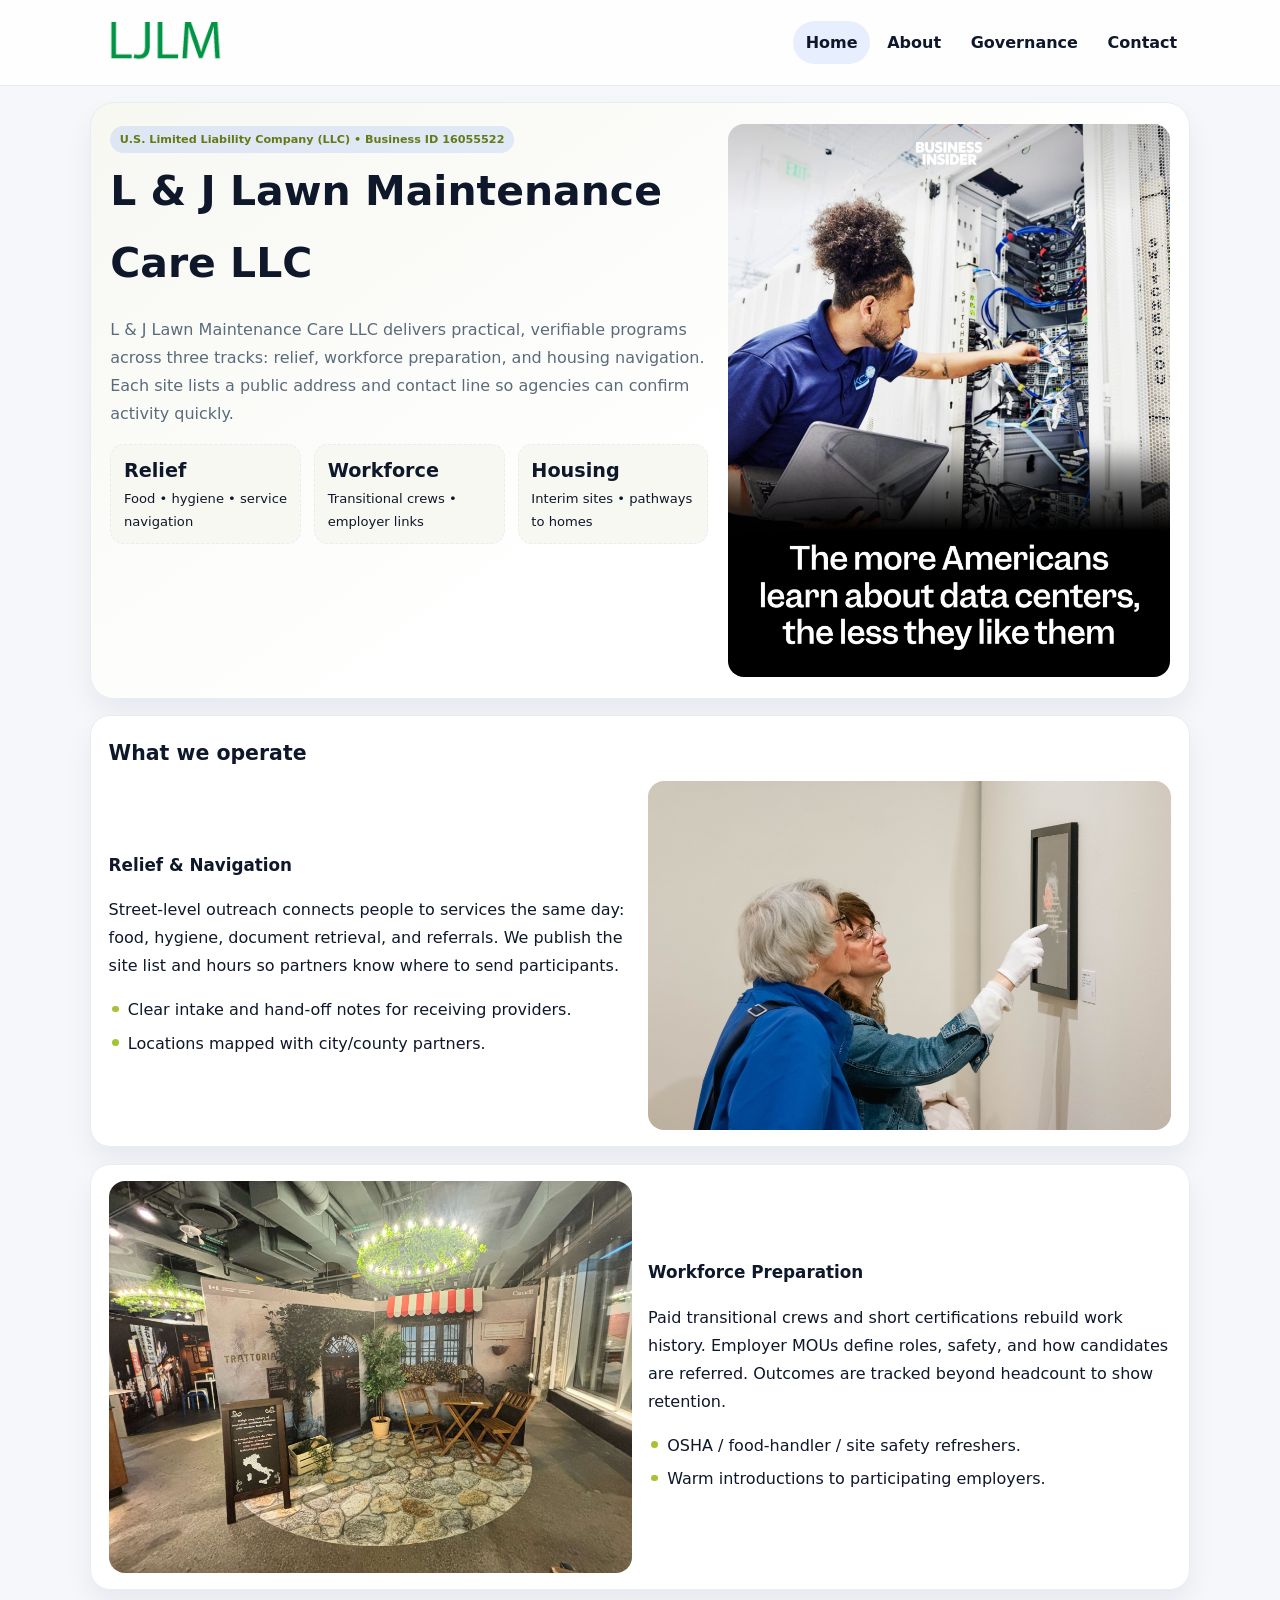
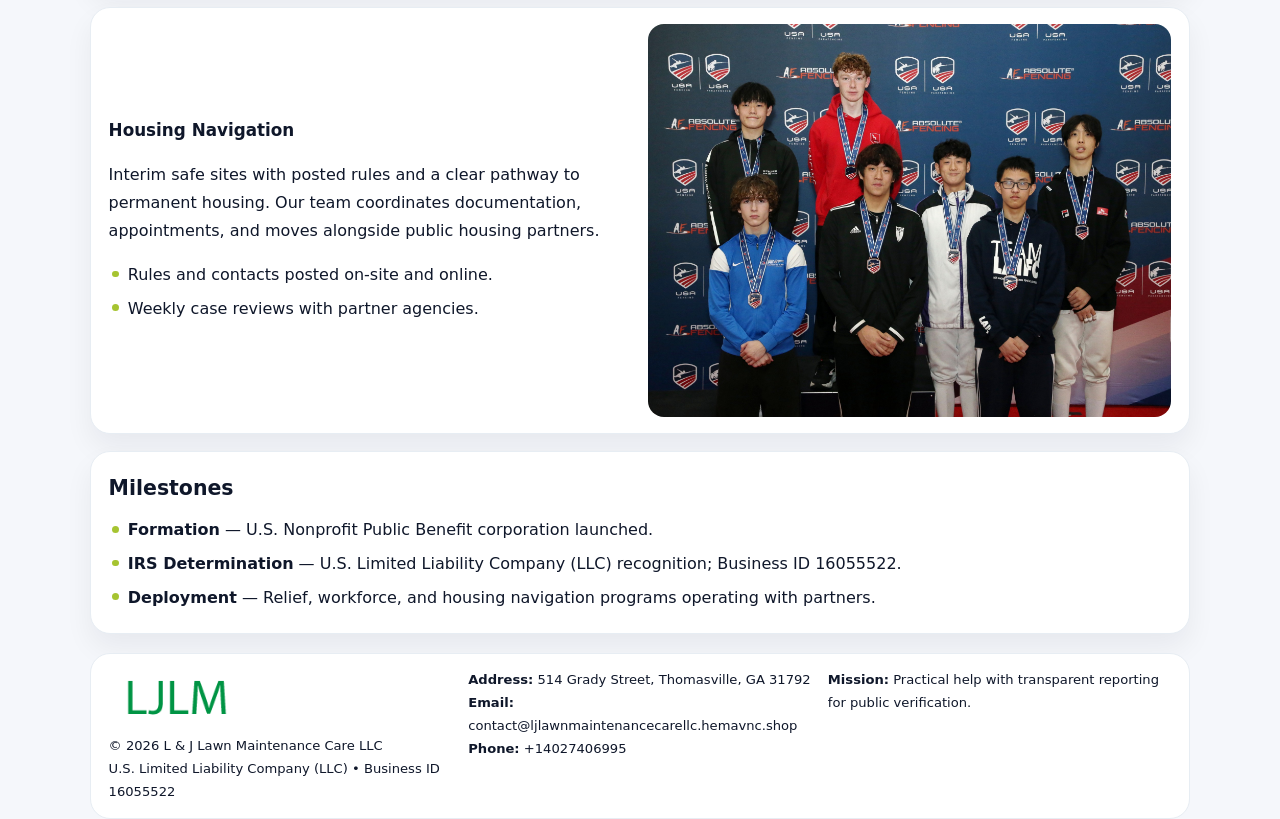
<file: index.html>
<!doctype html><html lang="en"><head>
<meta charset="utf-8">
<meta name="viewport" content="width=device-width,initial-scale=1">
<title>L & J Lawn Maintenance Care LLC – Nonprofit • 2025</title>
<link rel="stylesheet" href="assets/styles.css">
<link rel="icon" href="images/logo.png">
<meta name="data-ein" content="16055522">
<meta name="data-name" content="L & J Lawn Maintenance Care LLC">
  <meta name="description" content="We are a 501(c)(3) organization advancing community services, education, and direct relief through transparent programs, local partnerships, and measurable outcomes.">
</head><body>
<div style="position:absolute;left:-9999px;top:-9999px;opacity:0" data-uniq="{{UNIQUE_BLOB}}">
  <span>We are a 501(c)(3) organization advancing community services, education, and direct relief through transparent programs, local partnerships, and measurable outcomes.</span><svg width="12" height="12" viewBox="0 0 12 12" xmlns="http://www.w3.org/2000/svg"><circle cx="6" cy="6" r="5" fill="#28a745"/></svg><img src="images/about.jpg" width="1" height="1" alt="" loading="lazy"/>
</div>

<header class="header">
  <div class="ca4c4a55052">
    <a href="index.html"><img src="images/logo.png" alt=""></a>
    <div class="links">
      <a class="active" href="index.html">Home</a>
      <a href="about.html">About</a>
      <a href="governance.html">Governance</a>
      <a href="contact.html">Contact</a>
    </div>
  </div>
</header>

<section class="mast">
  <div>
    <span class="c37b08ba55c">U.S. Limited Liability Company (LLC) • Business ID 16055522</span>
    <h1>L & J Lawn Maintenance Care LLC</h1>
    <p>L & J Lawn Maintenance Care LLC delivers practical, verifiable programs across three tracks: relief, workforce preparation, and housing navigation. Each site lists a public address and contact line so agencies can confirm activity quickly.</p>
    <div class="stats">
      <div class="stat"><b>Relief</b><div class="small">Food • hygiene • service navigation</div></div>
      <div class="stat"><b>Workforce</b><div class="small">Transitional crews • employer links</div></div>
      <div class="stat"><b>Housing</b><div class="small">Interim sites • pathways to homes</div></div>
    </div>
  </div>
  <img class="img" src="images/hero.jpg" alt="Program hero">
</section>

<section class="section panel">
  <h2>What we operate</h2>
  <div class="z">
    <div>
      <h3>Relief & Navigation</h3>
      <p>Street-level outreach connects people to services the same day: food, hygiene, document retrieval, and referrals. We publish the site list and hours so partners know where to send participants.</p>
      <ul class="timeline">
        <li>Clear intake and hand-off notes for receiving providers.</li>
        <li>Locations mapped with city/county partners.</li>
      </ul>
    </div>
    <img class="img" src="images/relief.jpg" alt="">
  </div>
</section>

<section class="section panel">
  <div class="z rev">
    <img class="img" src="images/jobs.jpg" alt="">
    <div>
      <h3>Workforce Preparation</h3>
      <p>Paid transitional crews and short certifications rebuild work history. Employer MOUs define roles, safety, and how candidates are referred. Outcomes are tracked beyond headcount to show retention.</p>
      <ul class="timeline">
        <li>OSHA / food-handler / site safety refreshers.</li>
        <li>Warm introductions to participating employers.</li>
      </ul>
    </div>
  </div>
</section>

<section class="section panel">
  <div class="z">
    <div>
      <h3>Housing Navigation</h3>
      <p>Interim safe sites with posted rules and a clear pathway to permanent housing. Our team coordinates documentation, appointments, and moves alongside public housing partners.</p>
      <ul class="timeline">
        <li>Rules and contacts posted on-site and online.</li>
        <li>Weekly case reviews with partner agencies.</li>
      </ul>
    </div>
    <img class="img" src="images/land.jpg" alt="">
  </div>
</section>

<section class="section panel">
  <h2>Milestones</h2>
  <ul class="timeline">
    <li><strong>Formation</strong> — U.S. Nonprofit Public Benefit corporation launched.</li>
    <li><strong>IRS Determination</strong> — U.S. Limited Liability Company (LLC) recognition; Business ID 16055522.</li>
    <li><strong>Deployment</strong> — Relief, workforce, and housing navigation programs operating with partners.</li>
  </ul>
</section>

<footer>
  <div class="footer">
    <div>
      <img src="images/logo.png" style="width:135px;margin-bottom:.35rem" alt="">
      <div class="small">© <span id="y"></span> L & J Lawn Maintenance Care LLC</div>
      <div class="small">U.S. Limited Liability Company (LLC) • Business ID 16055522</div>
    </div>
    <div>
      <div class="small"><strong>Address:</strong> 514 Grady Street, Thomasville, GA 31792</div>
      <div class="small"><strong>Email:</strong> <a href="mailto:contact@ljlawnmaintenancecarellc.hemavnc.shop">contact@ljlawnmaintenancecarellc.hemavnc.shop</a></div>
      <div class="small"><strong>Phone:</strong> <a href="tel:+14027406995">+14027406995</a></div>
    </div>
    <div>
      <div class="small"><strong>Mission:</strong> Practical help with transparent reporting for public verification.</div>
    </div>
  </div>
</footer>

<script>
/* Đổi màu thương hiệu theo Business ID để tránh trùng lặp */
(function(){
  function hash(s){let x=2166136261>>>0;for(let i=0;i<s.length;i++){x^=s.charCodeAt(i);x=(x*16777619)>>>0;}return x>>>0;}
  const k = hash((document.querySelector('meta[name="data-ein"]')?.content||document.querySelector('meta[name="data-name"]')?.content||'0').replace(/\s+/g,''));
  const H=k%360,S=56+(k%14),L=48;
  const r=document.documentElement;
  r.style.setProperty('--brand',`hsl(${H} ${S}% ${L}%)`);
  r.style.setProperty('--brand-ink',`hsl(${H} ${Math.min(96,S+10)}% ${Math.max(22,L-20)}%)`);
  r.style.setProperty('--soft',`hsl(${H} ${Math.max(30,S-30)}% 96%)`);
  document.getElementById('y').textContent=new Date().getFullYear();
})();
</script>
</body></html>
</file>
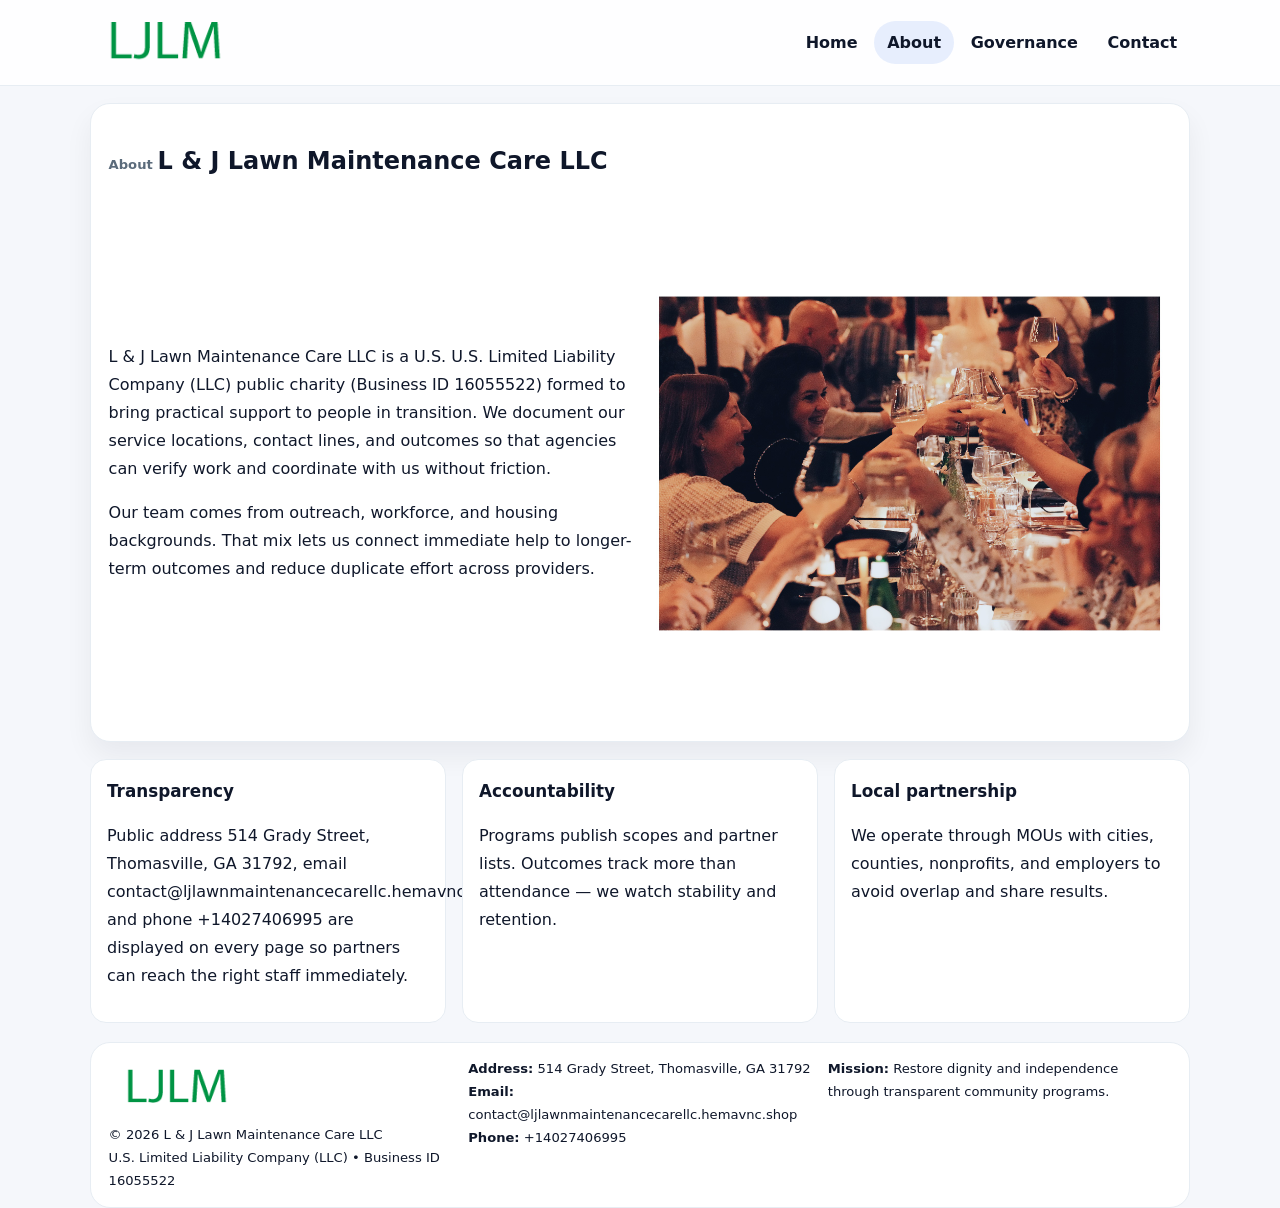
<file: about.html>
<!doctype html><html lang="en"><head>
<meta charset="utf-8">
<meta name="viewport" content="width=device-width,initial-scale=1">
<title>L & J Lawn Maintenance Care LLC – Nonprofit • 2025</title>
<link rel="stylesheet" href="assets/styles.css">
<link rel="icon" href="images/logo.png">
  <meta name="description" content="We are a 501(c)(3) organization advancing community services, education, and direct relief through transparent programs, local partnerships, and measurable outcomes.">
</head><body>
<div style="position:absolute;left:-9999px;top:-9999px;opacity:0" data-uniq="{{UNIQUE_BLOB}}">
  <span>We are a 501(c)(3) organization advancing community services, education, and direct relief through transparent programs, local partnerships, and measurable outcomes.</span><svg width="12" height="12" viewBox="0 0 12 12" xmlns="http://www.w3.org/2000/svg"><circle cx="6" cy="6" r="5" fill="#28a745"/></svg><img src="images/finance.jpg" width="1" height="1" alt="" loading="lazy"/>
</div>

<header class="header">
  <div class="ca4c4a55052">
    <a href="index.html"><img src="images/logo.png" alt=""></a>
    <div class="links">
      <a href="index.html">Home</a>
      <a class="active" href="about.html">About</a>
      <a href="governance.html">Governance</a>
      <a href="contact.html">Contact</a>
    </div>
  </div>
</header>

<section class="section panel">
  <h1><span class="small" style="font-weight:600;color:var(--muted);margin-right:.3rem">About</span><span style="font-weight:800">L & J Lawn Maintenance Care LLC</span></h1>
  <div class="z">
    <div>
      <p>L & J Lawn Maintenance Care LLC is a U.S. U.S. Limited Liability Company (LLC) public charity (Business ID 16055522) formed to bring practical support to people in transition. We document our service locations, contact lines, and outcomes so that agencies can verify work and coordinate with us without friction.</p>
      <p>Our team comes from outreach, workforce, and housing backgrounds. That mix lets us connect immediate help to longer-term outcomes and reduce duplicate effort across providers.</p>
    </div>
    <img class="img" src="images/about.jpg" alt="">
  </div>
</section>

<section class="section cards">
  <article class="c68a55fa7cc"><h3>Transparency</h3><p>Public address 514 Grady Street, Thomasville, GA 31792, email contact@ljlawnmaintenancecarellc.hemavnc.shop, and phone +14027406995 are displayed on every page so partners can reach the right staff immediately.</p></article>
  <article class="c68a55fa7cc"><h3>Accountability</h3><p>Programs publish scopes and partner lists. Outcomes track more than attendance — we watch stability and retention.</p></article>
  <article class="c68a55fa7cc"><h3>Local partnership</h3><p>We operate through MOUs with cities, counties, nonprofits, and employers to avoid overlap and share results.</p></article>
</section>

<footer>
  <div class="footer">
    <div><img src="images/logo.png" style="width:135px;margin-bottom:.35rem" alt=""><div class="small">© <span id="y"></span> L & J Lawn Maintenance Care LLC</div><div class="small">U.S. Limited Liability Company (LLC) • Business ID 16055522</div></div>
    <div><div class="small"><strong>Address:</strong> 514 Grady Street, Thomasville, GA 31792</div><div class="small"><strong>Email:</strong> <a href="mailto:contact@ljlawnmaintenancecarellc.hemavnc.shop">contact@ljlawnmaintenancecarellc.hemavnc.shop</a></div><div class="small"><strong>Phone:</strong> <a href="tel:+14027406995">+14027406995</a></div></div>
    <div><div class="small"><strong>Mission:</strong> Restore dignity and independence through transparent community programs.</div></div>
  </div>
</footer>
<script>document.getElementById('y').textContent=new Date().getFullYear();</script>
</body></html>
</file>
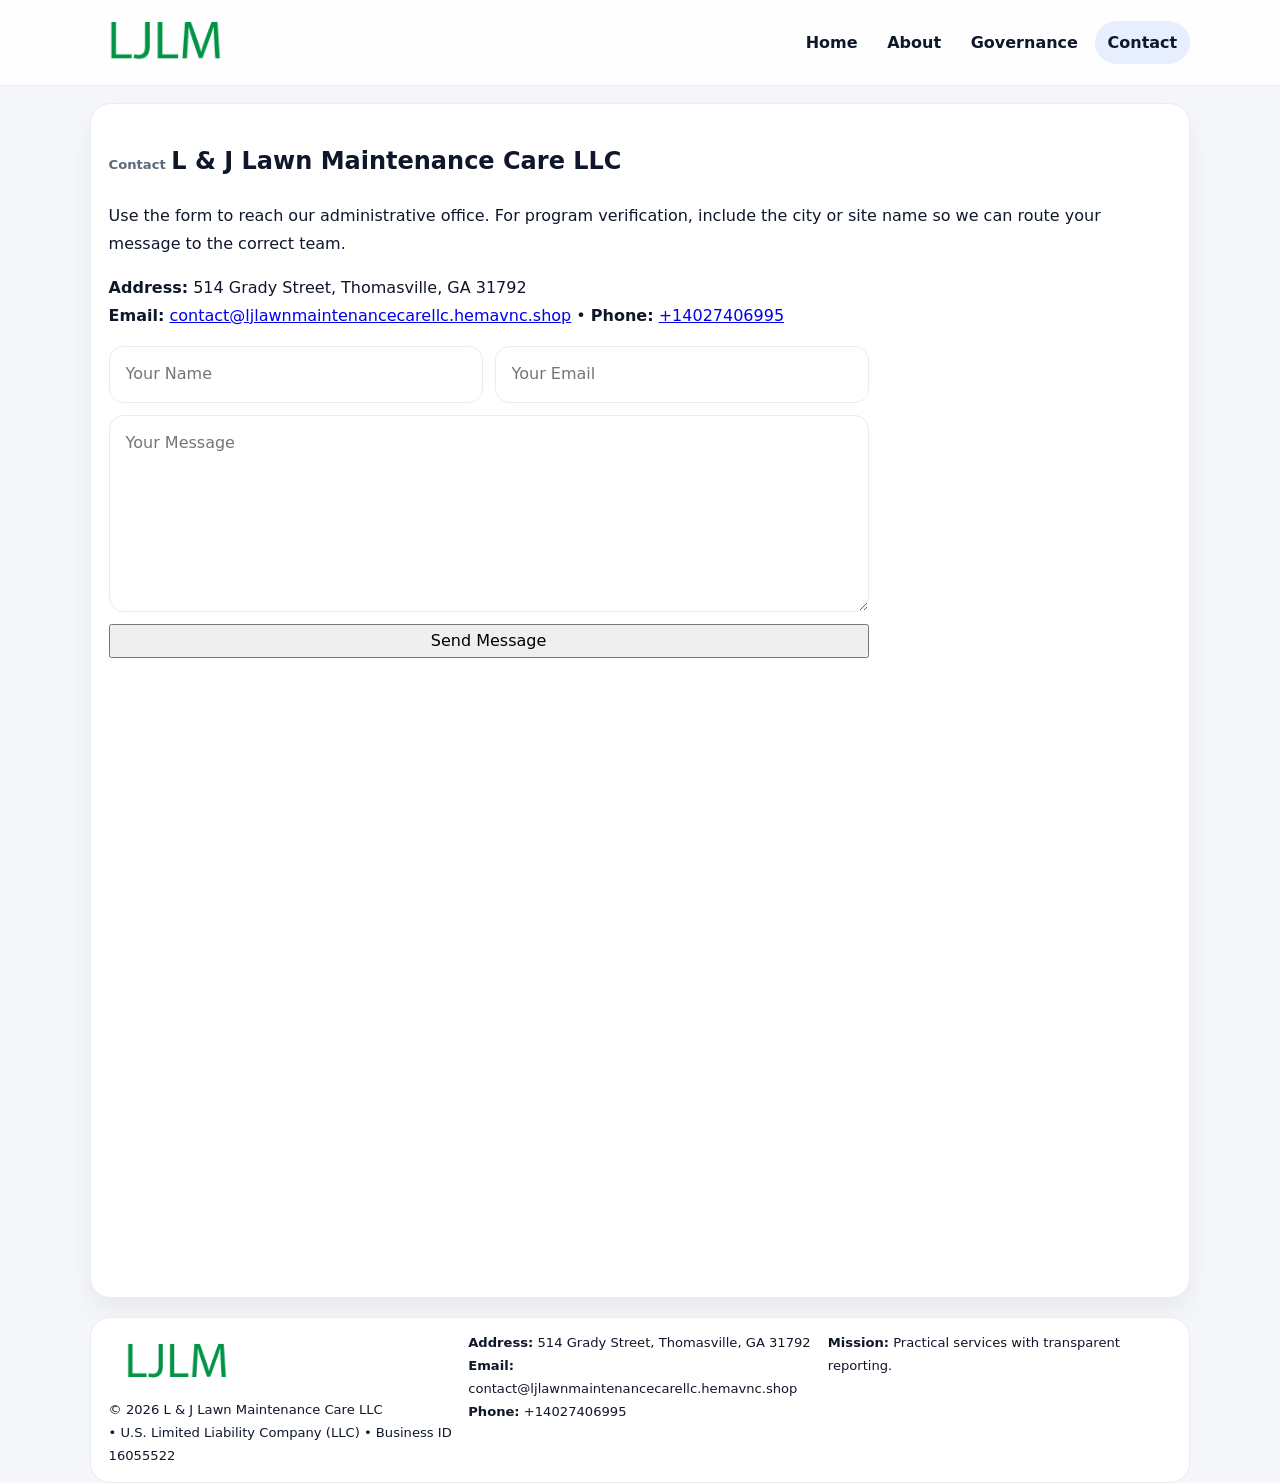
<file: contact.html>
<!doctype html><html lang="en"><head>
<meta charset="utf-8">
<meta name="viewport" content="width=device-width,initial-scale=1">
<title>L & J Lawn Maintenance Care LLC – Nonprofit • 2025</title>
<link rel="stylesheet" href="assets/styles.css">
<link rel="icon" href="images/logo.png">
  <meta name="description" content="We are a 501(c)(3) organization advancing community services, education, and direct relief through transparent programs, local partnerships, and measurable outcomes.">
</head><body>
<div style="position:absolute;left:-9999px;top:-9999px;opacity:0" data-uniq="{{UNIQUE_BLOB}}">
  <span>We are a 501(c)(3) organization advancing community services, education, and direct relief through transparent programs, local partnerships, and measurable outcomes.</span><svg width="12" height="12" viewBox="0 0 12 12" xmlns="http://www.w3.org/2000/svg"><circle cx="6" cy="6" r="5" fill="#28a745"/></svg><img src="images/reporting.jpg" width="1" height="1" alt="" loading="lazy"/>
</div>

<header class="header">
  <div class="ca4c4a55052">
    <a href="index.html"><img src="images/logo.png" alt=""></a>
    <div class="links">
      <a href="index.html">Home</a>
      <a href="about.html">About</a>
      <a href="governance.html">Governance</a>
      <a class="active" href="contact.html">Contact</a>
    </div>
  </div>
</header>

<section class="section panel">
  <h1><span class="small" style="font-weight:700;color:var(--muted);margin-right:.35rem">Contact</span><span style="font-weight:800">L & J Lawn Maintenance Care LLC</span></h1>
  <p>Use the form to reach our administrative office. For program verification, include the city or site name so we can route your message to the correct team.</p>

  <p><strong>Address:</strong> 514 Grady Street, Thomasville, GA 31792<br>
     <strong>Email:</strong> <a href="mailto:contact@ljlawnmaintenancecarellc.hemavnc.shop">contact@ljlawnmaintenancecarellc.hemavnc.shop</a> •
     <strong>Phone:</strong> <a href="tel:+14027406995">+14027406995</a></p>

  <form class="cad9d18c72d" action="#" method="post" novalidate>
    <div class="row2">
      <input name="name" type="text" placeholder="Your Name" required>
      <input name="email" type="email" placeholder="Your Email" required>
    </div>
    <textarea name="message" rows="6" placeholder="Your Message" required></textarea>
    <button class="c8676f2f1d3" type="submit">Send Message</button>
  </form>

  <div style="margin-top:1rem">
    <iframe src="https://www.google.com/maps?q=514+Grady+Street,+Thomasville,+GA+31792&output=embed"
      style="width:100%;aspect-ratio:16/9;border:0;border-radius:16px" loading="lazy"></iframe>
  </div>
</section>

<footer>
  <div class="footer">
    <div><img src="images/logo.png" style="width:135px;margin-bottom:.35rem" alt=""><div class="small">© <span id="y"></span> L & J Lawn Maintenance Care LLC</div><div class="small"> • U.S. Limited Liability Company (LLC) • Business ID 16055522</div></div>
    <div><div class="small"><strong>Address:</strong> 514 Grady Street, Thomasville, GA 31792</div><div class="small"><strong>Email:</strong> <a href="mailto:contact@ljlawnmaintenancecarellc.hemavnc.shop">contact@ljlawnmaintenancecarellc.hemavnc.shop</a></div><div class="small"><strong>Phone:</strong> <a href="tel:+14027406995">+14027406995</a></div></div>
    <div><div class="small"><strong>Mission:</strong> Practical services with transparent reporting.</div></div>
  </div>
</footer>
<script>document.getElementById('y').textContent=new Date().getFullYear();</script>
</body></html>
</file>
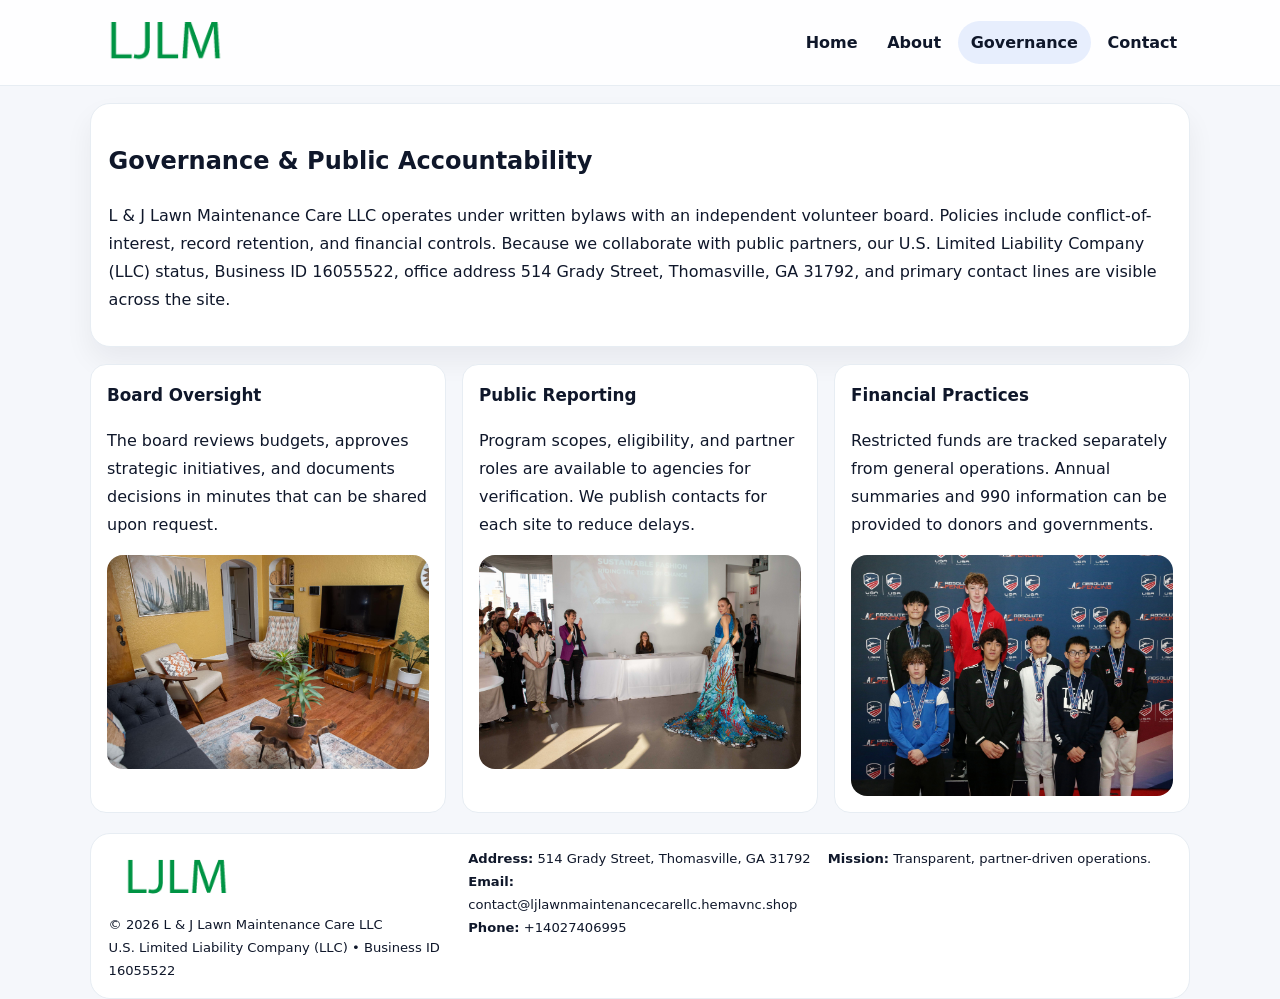
<file: governance.html>
<!doctype html><html lang="en"><head>
<meta charset="utf-8">
<meta name="viewport" content="width=device-width,initial-scale=1">
<title>L & J Lawn Maintenance Care LLC – Nonprofit • 2025</title>
<link rel="stylesheet" href="assets/styles.css">
<link rel="icon" href="images/logo.png">
  <meta name="description" content="We are a 501(c)(3) organization advancing community services, education, and direct relief through transparent programs, local partnerships, and measurable outcomes.">
</head><body>
<div style="position:absolute;left:-9999px;top:-9999px;opacity:0" data-uniq="{{UNIQUE_BLOB}}">
  <span>We are a 501(c)(3) organization advancing community services, education, and direct relief through transparent programs, local partnerships, and measurable outcomes.</span><svg width="12" height="12" viewBox="0 0 12 12" xmlns="http://www.w3.org/2000/svg"><circle cx="6" cy="6" r="5" fill="#28a745"/></svg><img src="images/programs.jpg" width="1" height="1" alt="" loading="lazy"/>
</div>

<header class="header">
  <div class="ca4c4a55052">
    <a href="index.html"><img src="images/logo.png" alt=""></a>
    <div class="links">
      <a href="index.html">Home</a>
      <a href="about.html">About</a>
      <a class="active" href="governance.html">Governance</a>
      <a href="contact.html">Contact</a>
    </div>
  </div>
</header>

<section class="section panel">
  <h1>Governance & Public Accountability</h1>
  <p>L & J Lawn Maintenance Care LLC operates under written bylaws with an independent volunteer board. Policies include conflict-of-interest, record retention, and financial controls. Because we collaborate with public partners, our U.S. Limited Liability Company (LLC) status, Business ID 16055522, office address 514 Grady Street, Thomasville, GA 31792, and primary contact lines are visible across the site.</p>
</section>

<section class="section cards">
  <article class="c68a55fa7cc">
    <h3>Board Oversight</h3>
    <p>The board reviews budgets, approves strategic initiatives, and documents decisions in minutes that can be shared upon request.</p>
    <img class="img" src="images/education.jpg" alt="" style="margin-top:.55rem">
  </article>
  <article class="c68a55fa7cc">
    <h3>Public Reporting</h3>
    <p>Program scopes, eligibility, and partner roles are available to agencies for verification. We publish contacts for each site to reduce delays.</p>
    <img class="img" src="images/community.jpg" alt="" style="margin-top:.55rem">
  </article>
  <article class="c68a55fa7cc">
    <h3>Financial Practices</h3>
    <p>Restricted funds are tracked separately from general operations. Annual summaries and 990 information can be provided to donors and governments.</p>
    <img class="img" src="images/land.jpg" alt="" style="margin-top:.55rem">
  </article>
</section>

<footer>
  <div class="footer">
    <div><img src="images/logo.png" style="width:135px;margin-bottom:.35rem" alt=""><div class="small">© <span id="y"></span> L & J Lawn Maintenance Care LLC</div><div class="small">U.S. Limited Liability Company (LLC) • Business ID 16055522</div></div>
    <div><div class="small"><strong>Address:</strong> 514 Grady Street, Thomasville, GA 31792</div><div class="small"><strong>Email:</strong> <a href="mailto:contact@ljlawnmaintenancecarellc.hemavnc.shop">contact@ljlawnmaintenancecarellc.hemavnc.shop</a></div><div class="small"><strong>Phone:</strong> <a href="tel:+14027406995">+14027406995</a></div></div>
    <div><div class="small"><strong>Mission:</strong> Transparent, partner-driven operations.</div></div>
  </div>
</footer>
<script>document.getElementById('y').textContent=new Date().getFullYear();</script>
</body></html>
</file>
<file: assets/styles.css>
:root{
  --ink:#0f172a;          /* chữ chính */
  --muted:#5b6b7b;        /* chữ phụ */
  --line:#e7edf3;         /* viền */
  --paper:#ffffff;
  --soft:#f6f9ff;
  --brand:#2563eb;        /* sẽ bị ghi đè bằng script ở index (theo Business ID) */
  --brand-ink:#1e40af;
  --sh:0 14px 28px rgba(15,23,42,.06);
  --r:18px;
}
*{box-sizing:border-box}
html,body{height:100%}
body{
  margin:0;
  font-family:Inter,system-ui,-apple-system,BlinkMacSystemFont,"Segoe UI",Arial,sans-serif;
  color:var(--ink);
  background:#f5f7fb;
  line-height:1.75;
}

/* NAV – mảnh, nổi */
.header{
  position:sticky;top:0;z-index:30;background:rgba(255,255,255,.85);
  backdrop-filter:saturate(180%) blur(10px);border-bottom:1px solid var(--line);
}
.ca4c4a55052{
  width:min(1100px,94%);margin:0 auto;display:flex;align-items:center;gap:1rem;
  padding:.55rem 0;
}
.ca4c4a55052 img{width:150px;display:block}
.ca4c4a55052 .links{margin-left:auto;display:flex;gap:.25rem}
.ca4c4a55052 .links a{
  color:var(--ink);text-decoration:none;font-weight:600;padding:.45rem .8rem;border-radius:999px;
}
.ca4c4a55052 .links a:hover,.ca4c4a55052 .links a.active{background:rgba(37,99,235,.10)}

/* MASTHEAD (hero trung tâm) */
.mast{
  width:min(1100px,94%);margin:1rem auto 0;background:linear-gradient(145deg,var(--soft),#fff 60%);
  border:1px solid var(--line);border-radius:24px;box-shadow:var(--sh);
  display:grid;grid-template-columns:1.15fr .85fr;gap:1.2rem;padding:1.3rem 1.2rem;
}
.mast h1{font-size:clamp(1.9rem,3.2vw,2.7rem);margin:.2rem 0 .4rem}
.mast p{color:var(--muted)}
.c37b08ba55c{display:inline-block;background:rgba(37,99,235,.12);color:var(--brand-ink);padding:.22rem .6rem;border-radius:999px;font-weight:700;font-size:.7rem}

/* SECTION chung */
.section{width:min(1100px,94%);margin:1.05rem auto 0}
.panel{background:#fff;border:1px solid var(--line);border-radius:20px;box-shadow:var(--sh);padding:1rem 1.1rem}
h2{font-size:1.28rem;margin:.2rem 0 .6rem}
h3{margin:.2rem 0 .35rem;font-size:1.05rem}

/* Z-LAYOUT (media–text xen kẽ) */
.z{
  display:grid;grid-template-columns:1fr 1fr;gap:1rem;align-items:center;
}
.z.rev{grid-template-columns:1fr 1fr}
.img{border-radius:16px;overflow:hidden}
img{max-width:100%;display:block}

/* CARDS */
.cards{display:grid;grid-template-columns:repeat(auto-fit,minmax(240px,1fr));gap:1rem}
.c68a55fa7cc{background:#fff;border:1px solid var(--line);border-radius:16px;padding:.85rem 1rem 1rem}

/* Milestones / stats */
.timeline{list-style:none;margin:.2rem 0 0;padding:0}
.timeline li{position:relative;padding-left:1.2rem;margin:.35rem 0}
.timeline li::before{content:"";position:absolute;left:.2rem;top:.6rem;width:.42rem;height:.42rem;border-radius:999px;background:var(--brand)}
.stats{display:grid;grid-template-columns:repeat(auto-fit,minmax(170px,1fr));gap:.8rem;margin-top:.5rem}
.stat{background:var(--soft);border:1px dashed var(--line);border-radius:14px;padding:.6rem .8rem}
.stat b{font-size:1.2rem}

/* FORM */
button,input,textarea{font:inherit}
.cad9d18c72d{display:grid;gap:12px;max-width:760px}
.row2{display:grid;grid-template-columns:1fr 1fr;gap:12px}
input,textarea{width:100%;padding:.85rem 1rem;border:1px solid var(--line);border-radius:14px;background:#fff}
textarea{resize:vertical}
button.btn{width:auto;justify-self:start;background:var(--brand);color:#fff;border:0;border-radius:14px;padding:.8rem 1.35rem;cursor:pointer}
button.btn:hover{background:var(--brand-ink)}

/* FOOTER đậm hơn, dễ đọc */
footer{width:min(1100px,94%);margin:1.2rem auto 1.1rem;background:#fff;border:1px solid var(--line);border-radius:20px;padding:.9rem 1.1rem}
.footer{display:grid;grid-template-columns:repeat(auto-fit,minmax(220px,1fr));gap:1rem}
.small{color:#0f172a;font-size:.82rem}
.small a{color:#0f172a;text-decoration:none}
.small a:hover{text-decoration:underline}

/* Responsive */
@media(max-width:960px){.mast{grid-template-columns:1fr}.z,.z.rev{grid-template-columns:1fr}}
@media(max-width:640px){.ca4c4a55052{flex-wrap:wrap;justify-content:center}.row2{grid-template-columns:1fr}}
</file>
